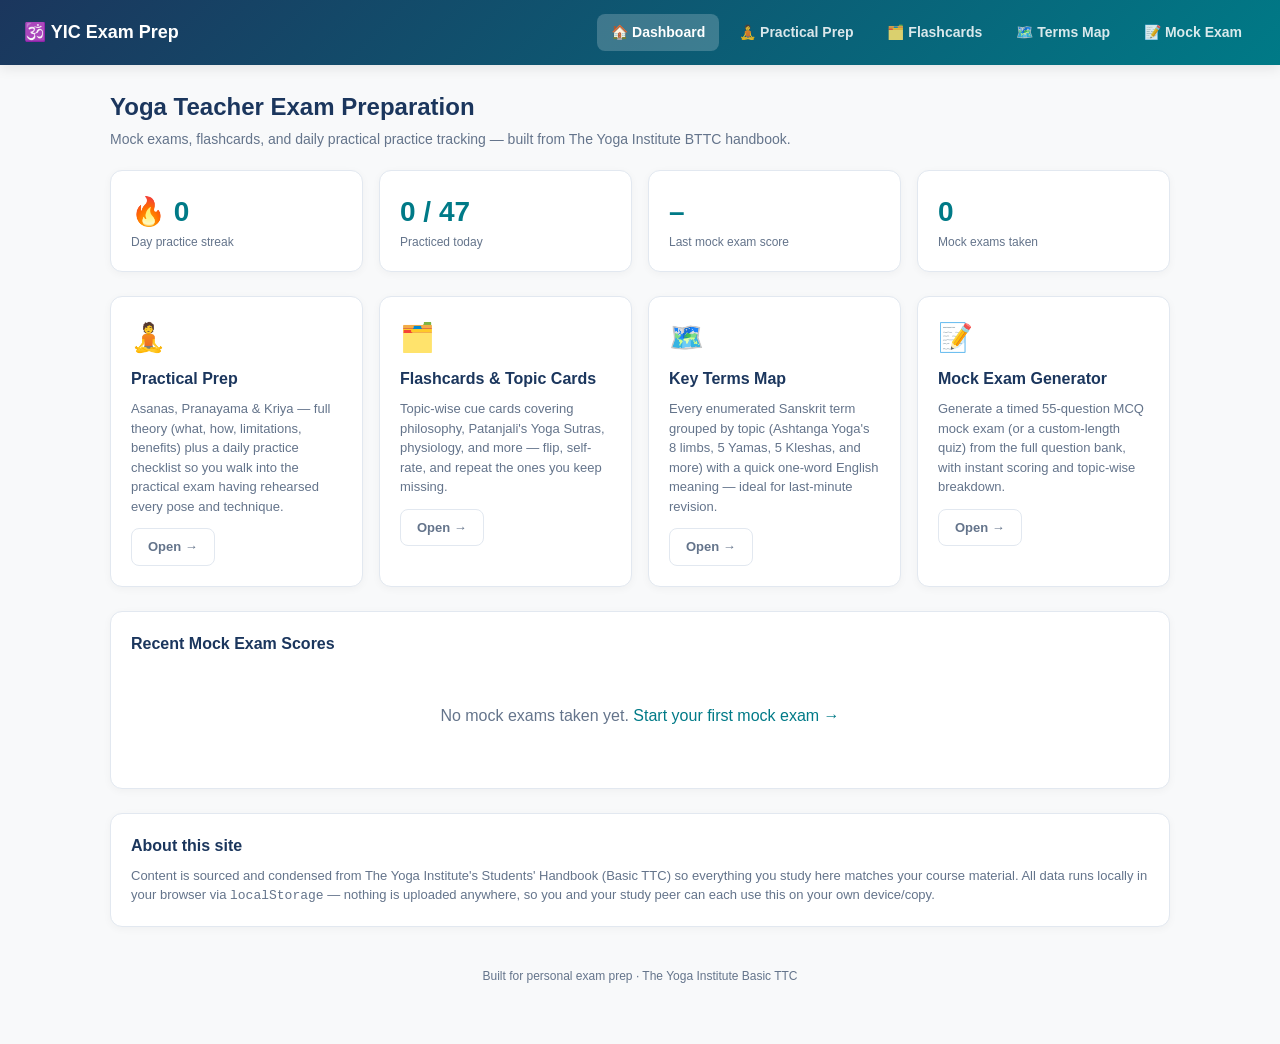
<file: index.html>
<!DOCTYPE html>
<html lang="en">
<head>
<meta charset="UTF-8">
<meta name="viewport" content="width=device-width, initial-scale=1.0">
<title>YIC Exam Prep — Dashboard</title>
<link rel="stylesheet" href="css/style.css">
</head>
<body>
<div id="topnav-container"></div>

<div class="page">
  <div class="page-header">
    <h1>Yoga Teacher Exam Preparation</h1>
    <p>Mock exams, flashcards, and daily practical practice tracking — built from The Yoga Institute BTTC handbook.</p>
  </div>

  <div class="grid" id="statsGrid"></div>

  <div class="grid">
    <a class="card dash-link-card" href="practical.html">
      <span class="icon">🧘</span>
      <h3>Practical Prep</h3>
      <p>Asanas, Pranayama & Kriya — full theory (what, how, limitations, benefits) plus a daily practice checklist so you walk into the practical exam having rehearsed every pose and technique.</p>
      <span class="btn ghost">Open →</span>
    </a>
    <a class="card dash-link-card" href="flashcards.html">
      <span class="icon">🗂️</span>
      <h3>Flashcards &amp; Topic Cards</h3>
      <p>Topic-wise cue cards covering philosophy, Patanjali's Yoga Sutras, physiology, and more — flip, self-rate, and repeat the ones you keep missing.</p>
      <span class="btn ghost">Open →</span>
    </a>
    <a class="card dash-link-card" href="terms-map.html">
      <span class="icon">🗺️</span>
      <h3>Key Terms Map</h3>
      <p>Every enumerated Sanskrit term grouped by topic (Ashtanga Yoga's 8 limbs, 5 Yamas, 5 Kleshas, and more) with a quick one-word English meaning — ideal for last-minute revision.</p>
      <span class="btn ghost">Open →</span>
    </a>
    <a class="card dash-link-card" href="mock-exam.html">
      <span class="icon">📝</span>
      <h3>Mock Exam Generator</h3>
      <p>Generate a timed 55-question MCQ mock exam (or a custom-length quiz) from the full question bank, with instant scoring and topic-wise breakdown.</p>
      <span class="btn ghost">Open →</span>
    </a>
  </div>

  <div class="card" id="recentExamsCard" style="margin-bottom:24px;">
    <h3>Recent Mock Exam Scores</h3>
    <div id="recentExamsBody"></div>
  </div>

  <div class="card">
    <h3>About this site</h3>
    <p style="margin-bottom:0;">Content is sourced and condensed from The Yoga Institute's Students' Handbook (Basic TTC) so everything you study here matches your course material. All data runs locally in your browser via <code>localStorage</code> — nothing is uploaded anywhere, so you and your study peer can each use this on your own device/copy.</p>
  </div>
</div>

<footer class="site-footer">Built for personal exam prep · The Yoga Institute Basic TTC</footer>

<script src="js/app.js?v=20261101"></script>
<script>
  renderNav("home");

  async function init() {
    const streak = computeStreak();
    const practicedToday = countPracticedToday();
    let examHistory = loadJSON(STORAGE_KEYS.EXAM_HISTORY, []);
    const lastScore = examHistory.length ? examHistory[examHistory.length - 1] : null;

    let totalPracticeItems = 0;
    try {
      const [asanas, pranayama, kriya] = await Promise.all([
        loadData("js/data/asanas.json").catch(() => ({ items: [] })),
        loadData("js/data/pranayama.json").catch(() => ({ items: [] })),
        loadData("js/data/kriya.json").catch(() => ({ items: [] })),
      ]);
      totalPracticeItems = (asanas.items || []).length + (pranayama.items || []).length + (kriya.items || []).length;
    } catch (e) {
      console.warn(e);
    }

    document.getElementById("statsGrid").innerHTML = `
      <div class="card">
        <div class="stat">🔥 ${streak}</div>
        <div class="stat-label">Day practice streak</div>
      </div>
      <div class="card">
        <div class="stat">${practicedToday} / ${totalPracticeItems || "–"}</div>
        <div class="stat-label">Practiced today</div>
      </div>
      <div class="card">
        <div class="stat">${lastScore ? lastScore.score + "/" + lastScore.total : "–"}</div>
        <div class="stat-label">Last mock exam score</div>
      </div>
      <div class="card">
        <div class="stat">${examHistory.length}</div>
        <div class="stat-label">Mock exams taken</div>
      </div>
    `;

    const body = document.getElementById("recentExamsBody");
    if (!examHistory.length) {
      body.innerHTML = `<div class="empty-state">No mock exams taken yet. <a href="mock-exam.html">Start your first mock exam →</a></div>`;
    } else {
      const rows = examHistory.slice(-5).reverse().map((e) => `
        <tr>
          <td>${formatDate(e.date.slice(0,10))}</td>
          <td>${e.score} / ${e.total} (${Math.round((e.score/e.total)*100)}%)</td>
          <td>${e.durationSec ? Math.round(e.durationSec/60) + " min" : "–"}</td>
        </tr>`).join("");
      body.innerHTML = `
        <table class="history-table">
          <thead><tr><th>Date</th><th>Score</th><th>Time</th></tr></thead>
          <tbody>${rows}</tbody>
        </table>
        <div style="margin-top:10px;"><a href="mock-exam.html#history">View full history →</a></div>
      `;
    }
  }
  init();
</script>
</body>
</html>
</file>
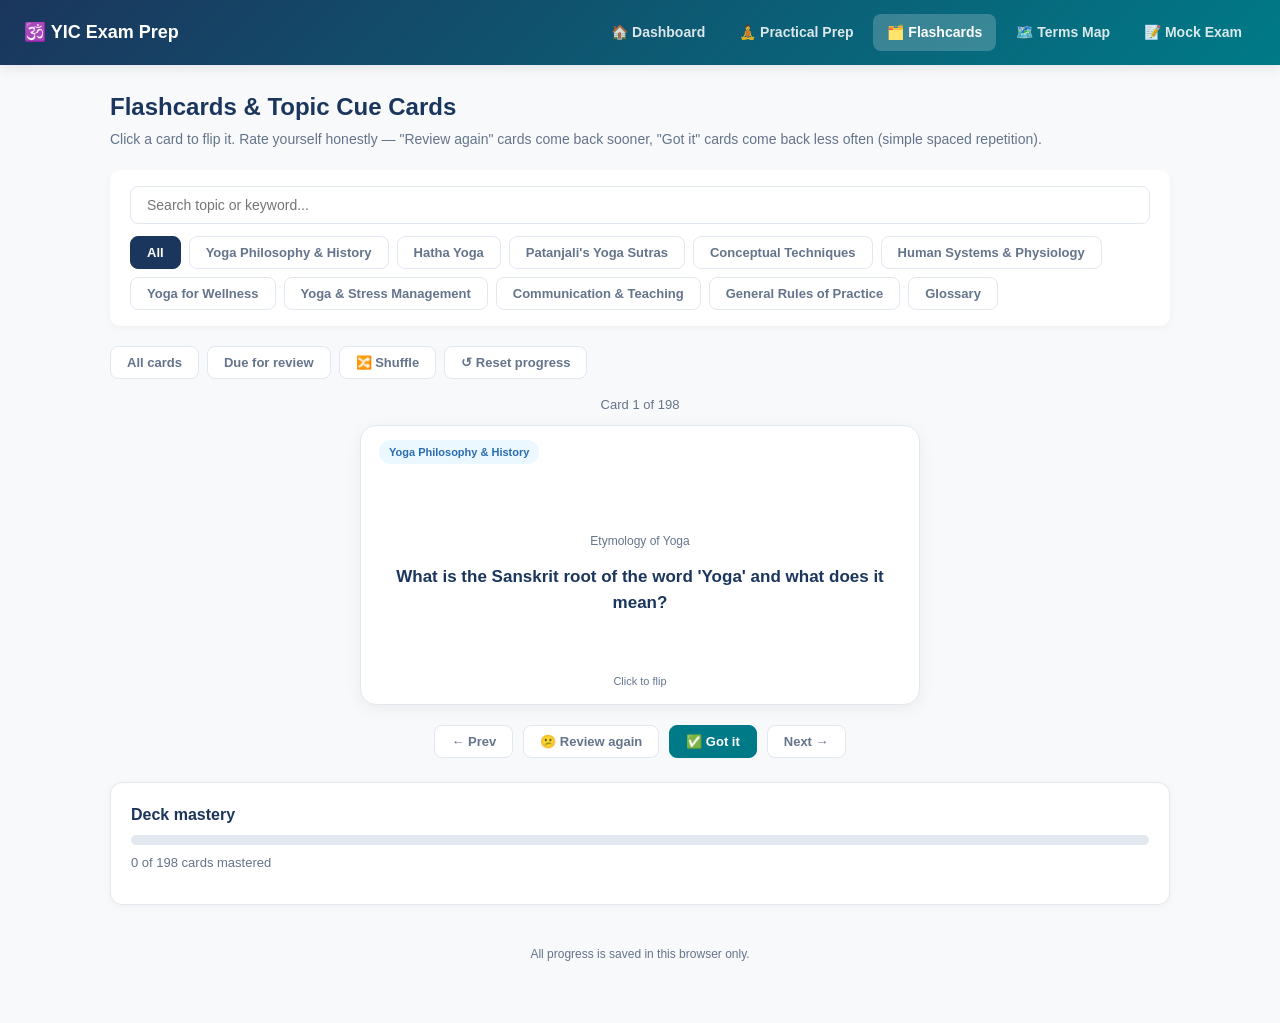
<file: flashcards.html>
<!DOCTYPE html>
<html lang="en">
<head>
<meta charset="UTF-8">
<meta name="viewport" content="width=device-width, initial-scale=1.0">
<title>Flashcards — Topic Prep Cards</title>
<link rel="stylesheet" href="css/style.css">
</head>
<body>
<div id="topnav-container"></div>

<div class="page">
  <div class="page-header">
    <h1>Flashcards &amp; Topic Cue Cards</h1>
    <p>Click a card to flip it. Rate yourself honestly — "Review again" cards come back sooner, "Got it" cards come back less often (simple spaced repetition).</p>
  </div>

  <div class="controls">
    <input type="text" class="search-box" id="searchBox" placeholder="Search topic or keyword...">
    <div class="filter-btns" id="categoryFilters"></div>
  </div>

  <div class="btn-row" style="margin-bottom:16px;">
    <button class="btn" id="modeAll">All cards</button>
    <button class="btn" id="modeDue">Due for review</button>
    <button class="btn" id="shuffleBtn">🔀 Shuffle</button>
    <button class="btn" id="resetProgressBtn">↺ Reset progress</button>
  </div>

  <div class="deck-counter" id="deckCounter"></div>

  <div class="flashcard-stage">
    <div class="flashcard" id="flashcard">
      <span class="cat-badge fc-category" id="fcCategory"></span>
      <div class="fc-topic" id="fcTopic"></div>
      <div class="fc-content" id="fcContent"></div>
      <div class="fc-hint">Click to flip</div>
    </div>
  </div>

  <div class="flashcard-nav">
    <button class="btn" id="prevBtn">← Prev</button>
    <button class="btn ghost" id="dontKnowBtn">😕 Review again</button>
    <button class="btn accent" id="knowBtn">✅ Got it</button>
    <button class="btn" id="nextBtn">Next →</button>
  </div>

  <div class="grid" style="margin-top:24px;">
    <div class="card">
      <h3>Deck mastery</h3>
      <div class="progress-bar-track"><div class="progress-bar-fill" id="masteryBar" style="width:0%"></div></div>
      <p id="masteryLabel" style="margin-top:8px;">0 of 0 cards mastered</p>
    </div>
  </div>
</div>

<footer class="site-footer">All progress is saved in this browser only.</footer>

<script src="js/app.js?v=20261101"></script>
<script src="js/flashcards.js?v=20261101"></script>
</body>
</html>
</file>
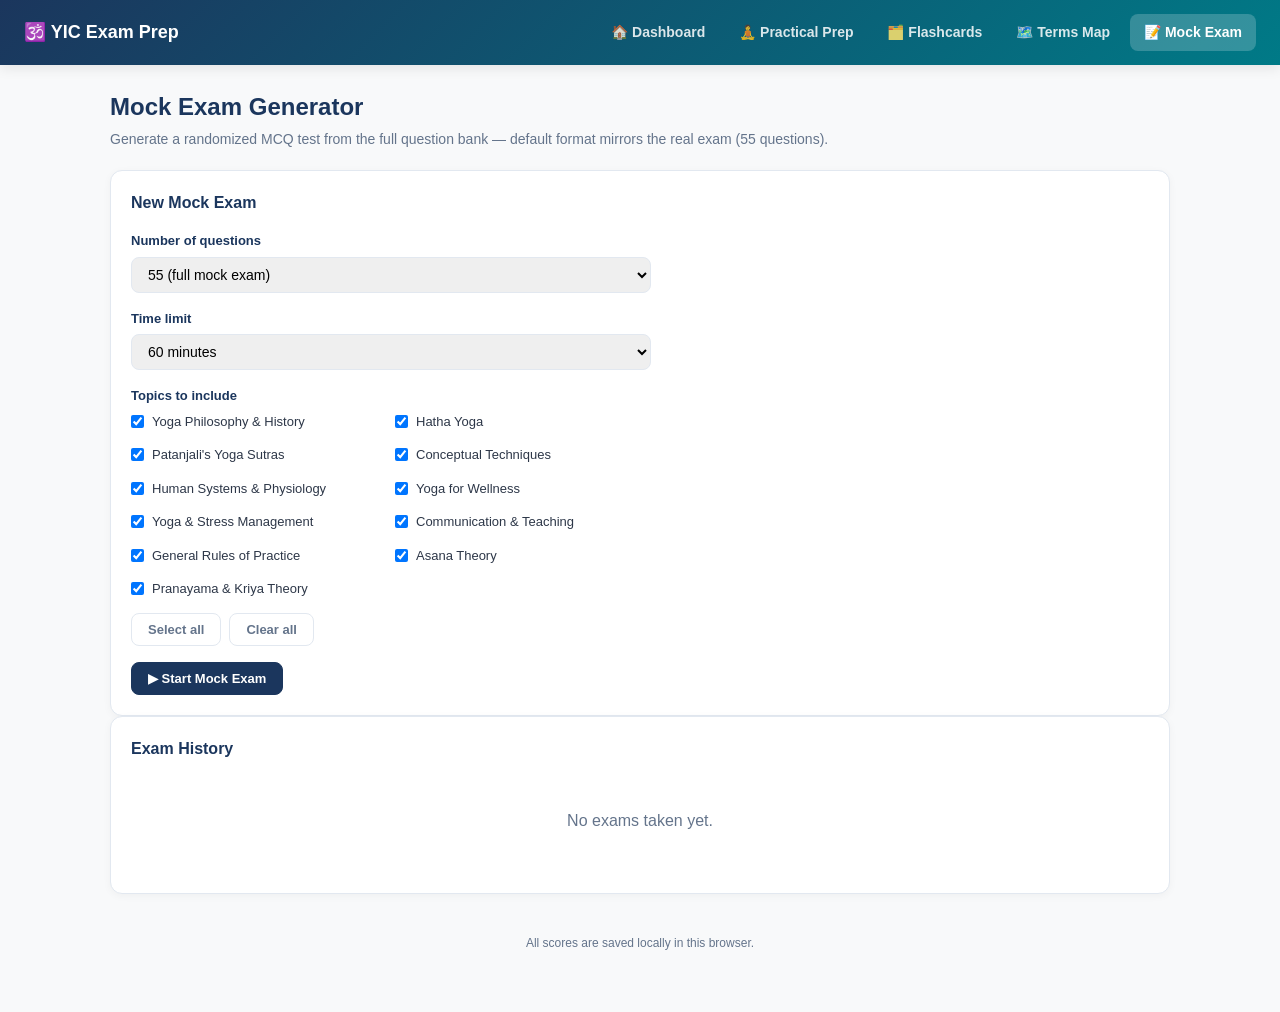
<file: mock-exam.html>
<!DOCTYPE html>
<html lang="en">
<head>
<meta charset="UTF-8">
<meta name="viewport" content="width=device-width, initial-scale=1.0">
<title>Mock Exam Generator</title>
<link rel="stylesheet" href="css/style.css">
</head>
<body>
<div id="topnav-container"></div>

<div class="page">
  <div class="page-header">
    <h1>Mock Exam Generator</h1>
    <p>Generate a randomized MCQ test from the full question bank — default format mirrors the real exam (55 questions).</p>
  </div>

  <!-- SETUP SCREEN -->
  <div id="setupScreen" class="card">
    <h3 style="margin-bottom:16px;">New Mock Exam</h3>
    <div class="exam-setup-form">
      <div>
        <label for="numQuestions">Number of questions</label>
        <select id="numQuestions">
          <option value="55" selected>55 (full mock exam)</option>
          <option value="25">25 (quick practice)</option>
          <option value="10">10 (rapid drill)</option>
          <option value="all">All available questions</option>
        </select>
      </div>
      <div>
        <label for="timeLimit">Time limit</label>
        <select id="timeLimit">
          <option value="60" selected>60 minutes</option>
          <option value="45">45 minutes</option>
          <option value="30">30 minutes</option>
          <option value="0">Untimed</option>
        </select>
      </div>
      <div>
        <label>Topics to include</label>
        <div class="topic-checklist" id="topicChecklist"></div>
        <div class="btn-row" style="margin-top:8px;">
          <button class="btn" id="selectAllTopics" type="button">Select all</button>
          <button class="btn" id="clearAllTopics" type="button">Clear all</button>
        </div>
      </div>
      <div class="btn-row">
        <button class="btn primary" id="startExamBtn">▶ Start Mock Exam</button>
      </div>
    </div>
  </div>

  <!-- EXAM SCREEN -->
  <div id="examScreen" style="display:none;">
    <div class="topnav" style="margin-bottom:16px; border-radius:10px;">
      <div class="brand" id="examProgressLabel">Question 1 of 55</div>
      <div class="exam-timer" id="examTimer">60:00</div>
      <div class="btn-row">
        <button class="btn" id="flagBtn">⚑ Flag</button>
        <button class="btn primary" id="submitExamBtn">Submit Exam</button>
      </div>
    </div>
    <div class="exam-nav-grid" id="examNavGrid"></div>
    <div id="questionCard"></div>
    <div class="btn-row">
      <button class="btn" id="prevQBtn">← Previous</button>
      <button class="btn" id="nextQBtn">Next →</button>
    </div>
  </div>

  <!-- RESULTS SCREEN -->
  <div id="resultsScreen" style="display:none;">
    <div class="card" style="margin-bottom:20px;">
      <div class="score-ring-wrap">
        <div>
          <div class="score-big" id="scoreBig">0/0</div>
          <div class="score-sub" id="scoreSub"></div>
        </div>
        <div class="btn-row">
          <button class="btn primary" id="reviewBtn">📋 Review Answers</button>
          <button class="btn ghost" id="retakeBtn">🔁 New Mock Exam</button>
        </div>
      </div>
      <h3 style="margin-bottom:10px;">Topic Breakdown</h3>
      <div id="topicBreakdown"></div>
    </div>
    <div id="reviewSection"></div>
  </div>

  <div class="card" id="historyCard">
    <h3>Exam History</h3>
    <div id="historyBody"></div>
  </div>
</div>

<footer class="site-footer">All scores are saved locally in this browser.</footer>

<script src="js/app.js?v=20261101"></script>
<script src="js/mock-exam.js?v=20261101"></script>
</body>
</html>
</file>
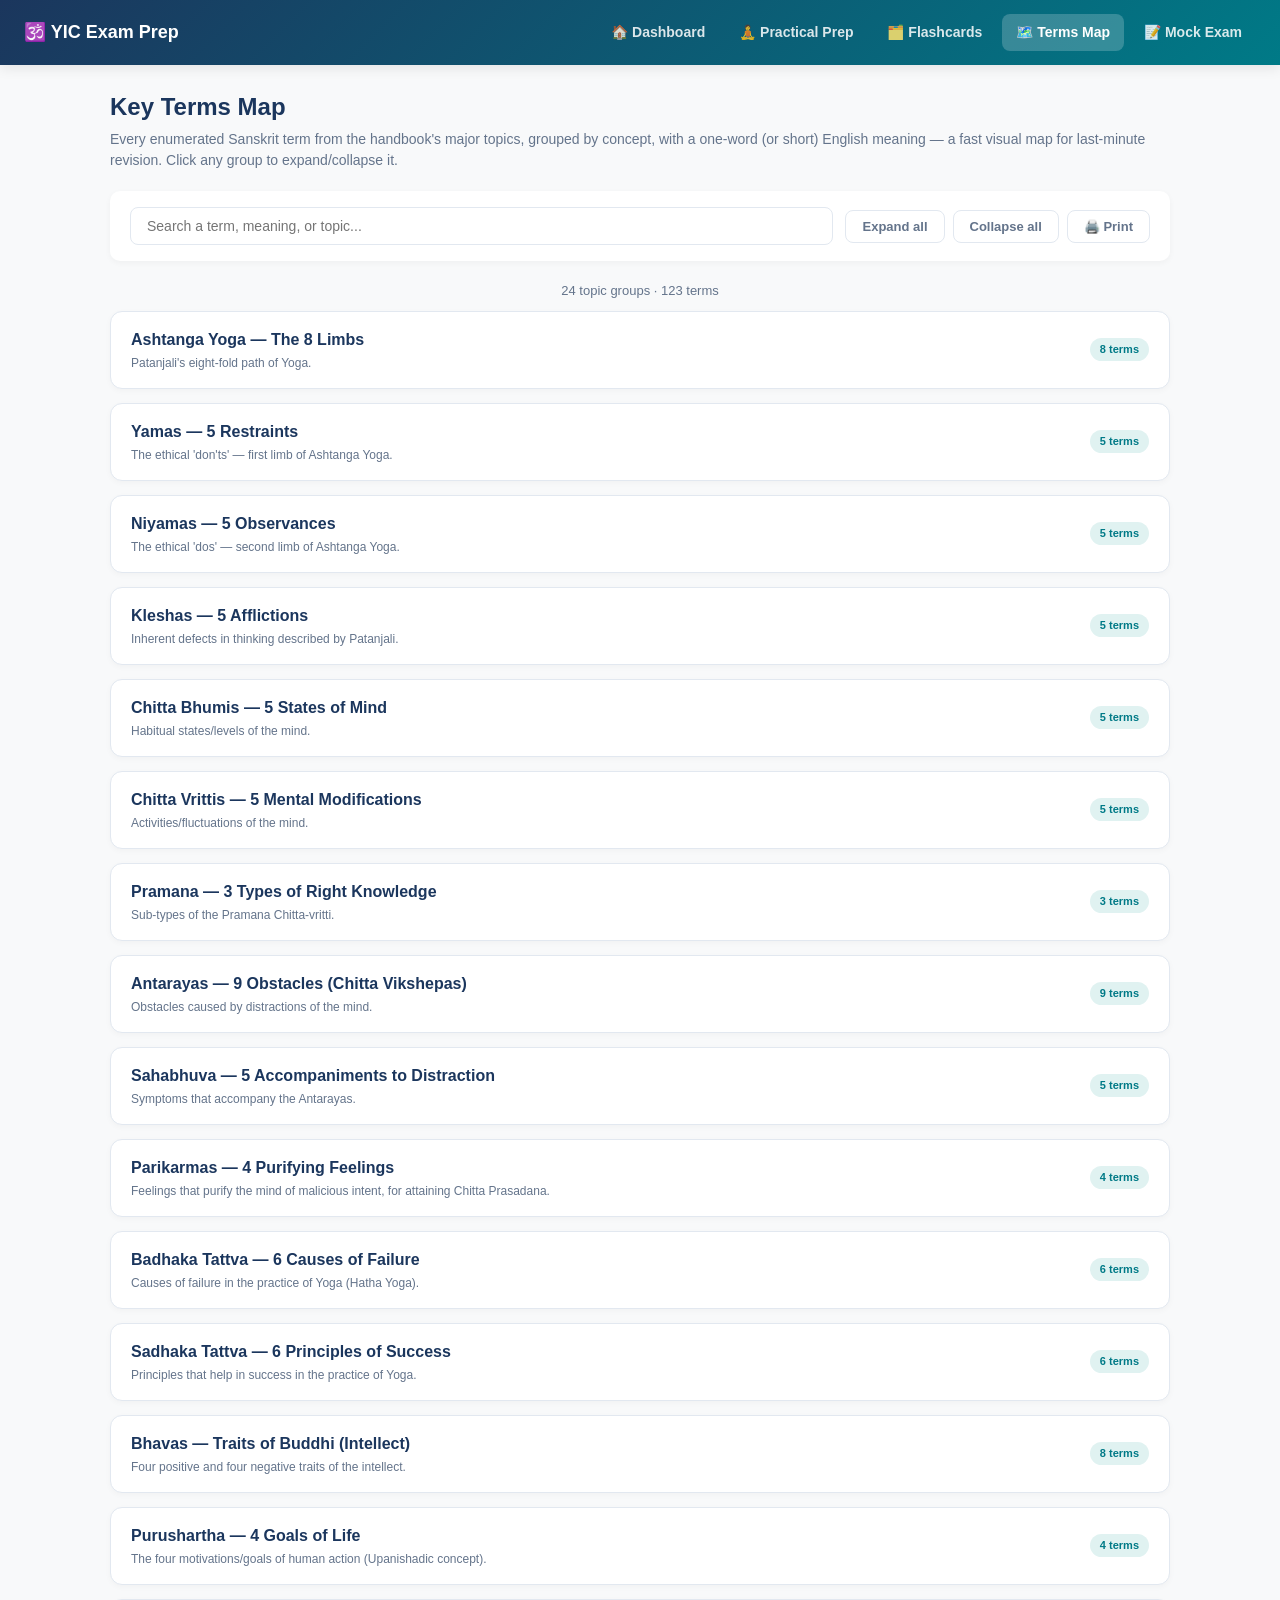
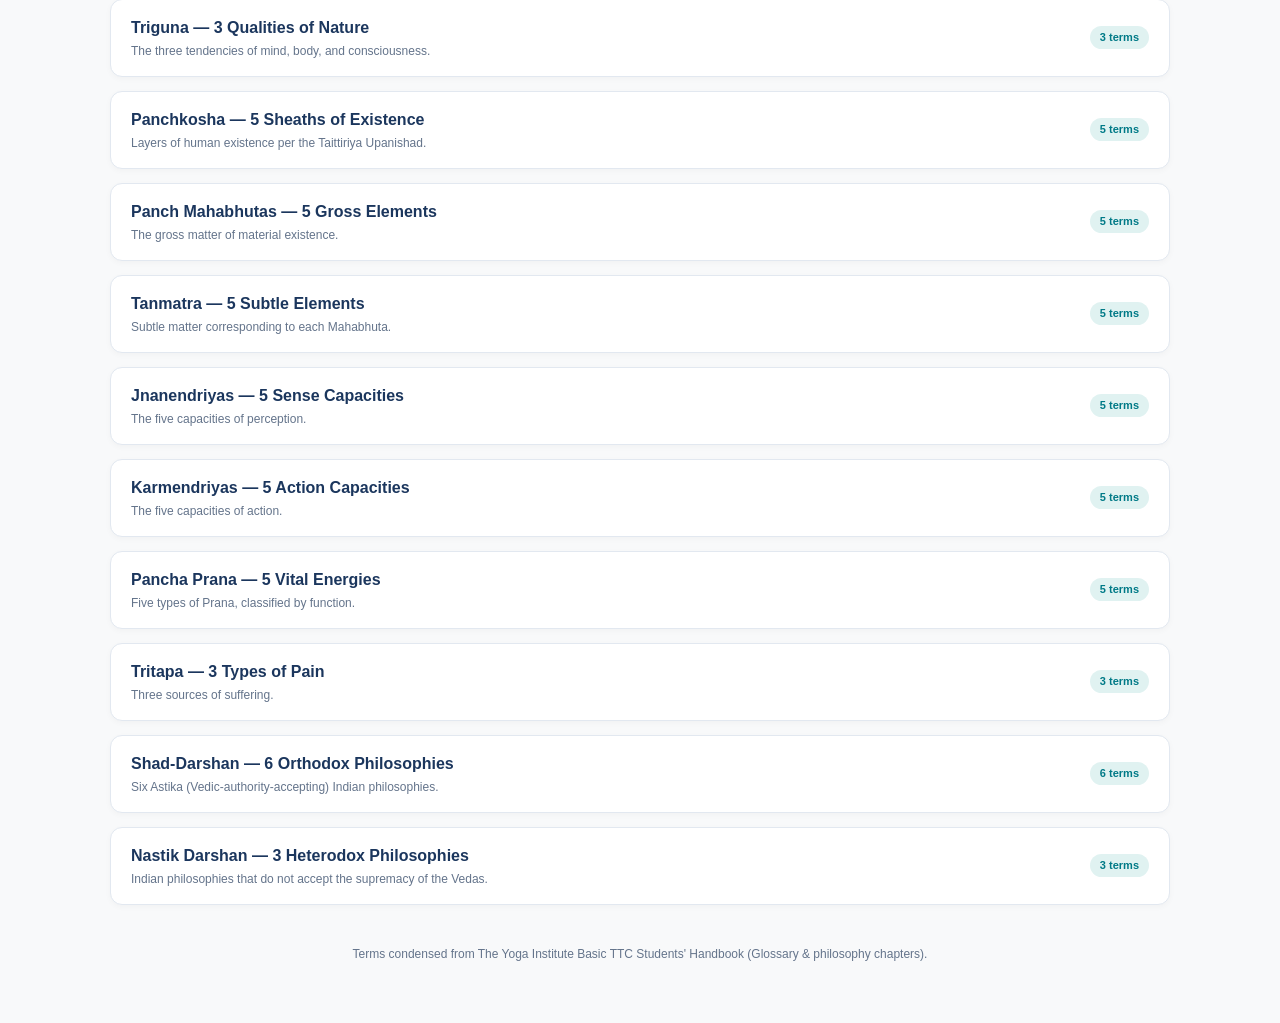
<file: terms-map.html>
<!DOCTYPE html>
<html lang="en">
<head>
<meta charset="UTF-8">
<meta name="viewport" content="width=device-width, initial-scale=1.0">
<title>Key Terms Map — Quick Reference</title>
<link rel="stylesheet" href="css/style.css">
</head>
<body>
<div id="topnav-container"></div>

<div class="page">
  <div class="page-header">
    <h1>Key Terms Map</h1>
    <p>Every enumerated Sanskrit term from the handbook's major topics, grouped by concept, with a one-word (or short) English meaning — a fast visual map for last-minute revision. Click any group to expand/collapse it.</p>
  </div>

  <div class="controls">
    <input type="text" class="search-box" id="searchBox" placeholder="Search a term, meaning, or topic...">
    <div class="btn-row">
      <button class="btn" id="expandAllBtn">Expand all</button>
      <button class="btn" id="collapseAllBtn">Collapse all</button>
      <button class="btn ghost" id="printBtn">🖨️ Print</button>
    </div>
  </div>

  <div class="deck-counter" id="groupCounter"></div>

  <div id="termGroups"></div>
</div>

<footer class="site-footer">Terms condensed from The Yoga Institute Basic TTC Students' Handbook (Glossary &amp; philosophy chapters).</footer>

<script src="js/app.js?v=20261101"></script>
<script src="js/terms-map.js?v=20261101"></script>
</body>
</html>
</file>
<file: css/style.css>
:root {
  --primary: #1B365D;
  --primary-light: #2A4D80;
  --accent: #007A87;
  --accent-light: #E0F2F1;
  --bg: #F8F9FA;
  --card-bg: #FFFFFF;
  --text: #2D3748;
  --text-muted: #64748B;
  --border: #E2E8F0;
  --good: #2F855A;
  --bad: #C53030;
  --warn: #B7791F;
}

* { box-sizing: border-box; margin: 0; padding: 0; }

body {
  font-family: -apple-system, BlinkMacSystemFont, "Segoe UI", Roboto, "Helvetica Neue", Arial, sans-serif;
  background-color: var(--bg);
  color: var(--text);
  line-height: 1.5;
  padding-bottom: 60px;
}

a { color: var(--accent); text-decoration: none; }
a:hover { text-decoration: underline; }

/* ---------- Top Nav ---------- */
.topnav {
  background: linear-gradient(135deg, var(--primary), var(--accent));
  color: #fff;
  padding: 14px 24px;
  display: flex;
  align-items: center;
  justify-content: space-between;
  flex-wrap: wrap;
  gap: 12px;
  box-shadow: 0 4px 12px rgba(0,0,0,0.08);
  margin-bottom: 24px;
}
.topnav .brand {
  font-weight: 700;
  font-size: 18px;
  display: flex;
  align-items: center;
  gap: 8px;
}
.topnav nav {
  display: flex;
  gap: 6px;
  flex-wrap: wrap;
}
.topnav nav a {
  color: #fff;
  opacity: 0.85;
  padding: 8px 14px;
  border-radius: 8px;
  font-size: 14px;
  font-weight: 600;
}
.topnav nav a:hover { opacity: 1; text-decoration: none; background: rgba(255,255,255,0.12); }
.topnav nav a.active { opacity: 1; background: rgba(255,255,255,0.2); }

.page {
  max-width: 1100px;
  margin: 0 auto;
  padding: 0 20px;
}

.page-header {
  margin-bottom: 20px;
}
.page-header h1 { font-size: 24px; color: var(--primary); margin-bottom: 4px; }
.page-header p { color: var(--text-muted); font-size: 14px; }

/* ---------- Cards / grid ---------- */
.grid {
  display: grid;
  grid-template-columns: repeat(auto-fit, minmax(240px, 1fr));
  gap: 16px;
  margin-bottom: 24px;
}
.card {
  background: var(--card-bg);
  border: 1px solid var(--border);
  border-radius: 12px;
  padding: 20px;
  box-shadow: 0 2px 8px rgba(0,0,0,0.04);
}
.card h3 { color: var(--primary); font-size: 16px; margin-bottom: 8px; }
.card p { color: var(--text-muted); font-size: 13px; margin-bottom: 12px; }
.card .stat { font-size: 28px; font-weight: 700; color: var(--accent); }
.card .stat-label { font-size: 12px; color: var(--text-muted); }

.dash-link-card {
  display: block;
  text-decoration: none;
  transition: transform 0.15s, box-shadow 0.15s;
}
.dash-link-card:hover {
  transform: translateY(-2px);
  box-shadow: 0 6px 16px rgba(0,0,0,0.08);
  text-decoration: none;
}
.dash-link-card .icon { font-size: 28px; margin-bottom: 8px; display: block; }

/* ---------- Buttons ---------- */
.btn {
  display: inline-flex;
  align-items: center;
  gap: 6px;
  padding: 8px 16px;
  border-radius: 8px;
  font-size: 13px;
  font-weight: 600;
  cursor: pointer;
  border: 1px solid var(--border);
  background: #fff;
  color: var(--text-muted);
  transition: all 0.15s;
}
.btn:hover { background: var(--primary); color: #fff; border-color: var(--primary); }
.btn.active, .btn.primary { background: var(--primary); color: #fff; border-color: var(--primary); }
.btn.accent { background: var(--accent); color: #fff; border-color: var(--accent); }
.btn.accent:hover { background: #005f6a; }
.btn.ghost:hover { background: var(--accent-light); color: var(--accent); border-color: var(--accent); }
.btn:disabled { opacity: 0.4; cursor: not-allowed; }
.btn:disabled:hover { background: #fff; color: var(--text-muted); border-color: var(--border); }

.btn-row { display: flex; flex-wrap: wrap; gap: 8px; align-items: center; }

/* ---------- Controls bar ---------- */
.controls {
  display: flex;
  flex-wrap: wrap;
  gap: 12px;
  align-items: center;
  justify-content: space-between;
  margin-bottom: 20px;
  background: white;
  padding: 16px 20px;
  border-radius: 10px;
  box-shadow: 0 2px 6px rgba(0,0,0,0.04);
}
.search-box {
  flex: 1;
  min-width: 220px;
  padding: 10px 16px;
  border: 1px solid var(--border);
  border-radius: 8px;
  font-size: 14px;
  outline: none;
}
.search-box:focus { border-color: var(--accent); }
.filter-btns { display: flex; flex-wrap: wrap; gap: 8px; }

/* ---------- Tabs ---------- */
.tabs {
  display: flex;
  gap: 4px;
  margin-bottom: 20px;
  border-bottom: 2px solid var(--border);
}
.tab-btn {
  padding: 10px 20px;
  font-size: 14px;
  font-weight: 600;
  color: var(--text-muted);
  cursor: pointer;
  border-bottom: 3px solid transparent;
  background: none;
  border-top: none; border-left: none; border-right: none;
}
.tab-btn.active { color: var(--primary); border-bottom-color: var(--accent); }
.tab-panel { display: none; }
.tab-panel.active { display: block; }

/* ---------- Practice item cards ---------- */
.practice-card {
  background: var(--card-bg);
  border: 1px solid var(--border);
  border-radius: 12px;
  margin-bottom: 14px;
  overflow: hidden;
  box-shadow: 0 2px 6px rgba(0,0,0,0.03);
}
.practice-card-head {
  display: flex;
  align-items: center;
  justify-content: space-between;
  gap: 12px;
  padding: 14px 18px;
  cursor: pointer;
  flex-wrap: wrap;
}
.practice-card-head:hover { background: #F7FAFC; }
.practice-title { display: flex; align-items: center; gap: 10px; flex-wrap: wrap; }
.practice-title .name { font-weight: 700; color: var(--primary); font-size: 15px; }
.practice-title .eng { color: var(--text-muted); font-size: 13px; font-style: italic; }
.cat-badge {
  display: inline-block;
  padding: 4px 10px;
  border-radius: 12px;
  background: #EBF8FF;
  color: #2B6CB0;
  font-weight: 600;
  font-size: 11px;
  white-space: nowrap;
}
.practice-card-body {
  display: none;
  padding: 0 18px 18px 18px;
  border-top: 1px solid var(--border);
}
.practice-card-body.open { display: block; padding-top: 14px; }
.practice-card-body h4 { font-size: 12px; text-transform: uppercase; letter-spacing: 0.04em; color: var(--text-muted); margin: 12px 0 6px; }
.practice-card-body h4:first-child { margin-top: 0; }
.practice-card-body ol, .practice-card-body ul { padding-left: 20px; font-size: 13px; }
.practice-card-body li { margin-bottom: 3px; }
.pose-cue { background: var(--accent-light); border-radius: 8px; padding: 10px 14px; font-size: 13px; margin-bottom: 10px; }
.limitation-text { color: var(--bad); }
.benefit-text { color: var(--good); }
.breath-pill {
  display: inline-block;
  padding: 4px 10px;
  border-radius: 12px;
  font-size: 12px;
  background: #FFF5E0;
  color: var(--warn);
}

.practiced-check {
  display: flex;
  align-items: center;
  gap: 6px;
  font-size: 12px;
  font-weight: 600;
  color: var(--text-muted);
  user-select: none;
}
.practiced-check input { width: 16px; height: 16px; accent-color: var(--accent); cursor: pointer; }

/* ---------- Progress ---------- */
.progress-bar-track {
  width: 100%;
  height: 10px;
  background: var(--border);
  border-radius: 6px;
  overflow: hidden;
  margin: 6px 0;
}
.progress-bar-fill {
  height: 100%;
  background: linear-gradient(90deg, var(--accent), var(--primary));
  border-radius: 6px;
  transition: width 0.3s;
}

/* ---------- Flashcards ---------- */
.flashcard-stage {
  max-width: 560px;
  margin: 0 auto 20px;
}
.flashcard {
  background: var(--card-bg);
  border: 1px solid var(--border);
  border-radius: 16px;
  min-height: 280px;
  padding: 32px;
  display: flex;
  flex-direction: column;
  justify-content: center;
  align-items: center;
  text-align: center;
  cursor: pointer;
  box-shadow: 0 4px 16px rgba(0,0,0,0.06);
  position: relative;
}
.flashcard .fc-category { position: absolute; top: 14px; left: 18px; }
.flashcard .fc-topic { font-size: 12px; color: var(--text-muted); margin-bottom: 14px; margin-top: 18px; }
.flashcard .fc-content { font-size: 17px; font-weight: 600; color: var(--primary); }
.flashcard.flipped .fc-content { font-size: 15px; font-weight: 400; color: var(--text); white-space: pre-line; text-align: left; }
.flashcard .fc-hint { position: absolute; bottom: 14px; font-size: 11px; color: var(--text-muted); }

.flashcard-nav {
  display: flex;
  justify-content: center;
  gap: 10px;
  margin-top: 16px;
  flex-wrap: wrap;
}

.deck-counter { text-align: center; color: var(--text-muted); font-size: 13px; margin-bottom: 10px; }

/* ---------- Mock exam ---------- */
.exam-setup-form { display: flex; flex-direction: column; gap: 16px; max-width: 520px; }
.exam-setup-form label { font-weight: 600; font-size: 13px; color: var(--primary); display: block; margin-bottom: 6px; }
.exam-setup-form select, .exam-setup-form input[type=number] {
  padding: 8px 12px; border-radius: 8px; border: 1px solid var(--border); font-size: 14px; width: 100%;
}
.topic-checklist { display: grid; grid-template-columns: repeat(auto-fit, minmax(180px,1fr)); gap: 8px; }
.topic-checklist label { display: flex; align-items: center; gap: 8px; font-weight: 500; color: var(--text); }

.exam-question-card {
  background: var(--card-bg);
  border: 1px solid var(--border);
  border-radius: 12px;
  padding: 24px;
  margin-bottom: 18px;
}
.exam-question-card .q-meta { font-size: 11px; color: var(--text-muted); margin-bottom: 10px; text-transform: uppercase; letter-spacing: 0.03em; }
.exam-question-card .q-text { font-size: 16px; font-weight: 600; margin-bottom: 16px; color: var(--text); }
.option-row {
  display: flex;
  align-items: flex-start;
  gap: 10px;
  padding: 10px 14px;
  border: 1px solid var(--border);
  border-radius: 8px;
  margin-bottom: 8px;
  cursor: pointer;
  font-size: 14px;
}
.option-row:hover { background: #F7FAFC; }
.option-row.selected { border-color: var(--accent); background: var(--accent-light); }
.option-row.correct { border-color: var(--good); background: #F0FFF4; }
.option-row.incorrect { border-color: var(--bad); background: #FFF5F5; }
.option-row input { margin-top: 2px; }

.exam-timer {
  font-variant-numeric: tabular-nums;
  font-weight: 700;
  font-size: 15px;
  padding: 6px 14px;
  border-radius: 8px;
  background: rgba(255,255,255,0.15);
}
.exam-timer.low { background: #C53030; color: #fff; }

.exam-nav-grid {
  display: grid;
  grid-template-columns: repeat(auto-fill, minmax(36px, 1fr));
  gap: 6px;
  margin-bottom: 20px;
}
.exam-nav-dot {
  width: 36px; height: 36px;
  border-radius: 8px;
  border: 1px solid var(--border);
  background: #fff;
  font-size: 12px;
  font-weight: 700;
  cursor: pointer;
  color: var(--text-muted);
}
.exam-nav-dot.current { border-color: var(--primary); box-shadow: 0 0 0 2px var(--primary); }
.exam-nav-dot.answered { background: var(--accent-light); color: var(--accent); border-color: var(--accent); }
.exam-nav-dot.flagged::after { content: "⚑"; color: var(--warn); margin-left: 2px; }

.score-ring-wrap { display: flex; align-items: center; gap: 24px; flex-wrap: wrap; margin-bottom: 20px; }
.score-big { font-size: 48px; font-weight: 800; color: var(--primary); }
.score-sub { color: var(--text-muted); font-size: 14px; }

.topic-breakdown-row { display: flex; align-items: center; gap: 12px; margin-bottom: 10px; }
.topic-breakdown-row .label { width: 220px; font-size: 13px; font-weight: 600; flex-shrink: 0; }
.topic-breakdown-row .progress-bar-track { flex: 1; }
.topic-breakdown-row .pct { width: 48px; text-align: right; font-size: 13px; color: var(--text-muted); }

.explain-box {
  margin-top: 12px;
  padding: 12px 14px;
  background: #F7FAFC;
  border-radius: 8px;
  font-size: 13px;
  color: var(--text-muted);
  border-left: 3px solid var(--accent);
}

.history-table { width: 100%; border-collapse: collapse; font-size: 13px; }
.history-table th, .history-table td { padding: 10px; border-bottom: 1px solid var(--border); text-align: left; }

.empty-state { text-align: center; padding: 40px 20px; color: var(--text-muted); }

footer.site-footer { text-align: center; color: var(--text-muted); font-size: 12px; margin-top: 40px; }

/* ---------- Key Terms Map ---------- */
.term-group-card {
  background: var(--card-bg);
  border: 1px solid var(--border);
  border-radius: 12px;
  margin-bottom: 14px;
  overflow: hidden;
  box-shadow: 0 2px 6px rgba(0,0,0,0.03);
}
.term-group-head {
  display: flex;
  align-items: center;
  justify-content: space-between;
  gap: 12px;
  padding: 16px 20px;
  cursor: pointer;
  flex-wrap: wrap;
}
.term-group-head:hover { background: #F7FAFC; }
.term-group-head h3 { color: var(--primary); font-size: 16px; margin-bottom: 2px; }
.term-group-head p { color: var(--text-muted); font-size: 12px; margin: 0; }
.term-group-count {
  font-size: 11px;
  font-weight: 700;
  color: var(--accent);
  background: var(--accent-light);
  padding: 3px 10px;
  border-radius: 12px;
  white-space: nowrap;
}
.term-group-body {
  display: none;
  padding: 4px 20px 18px;
  border-top: 1px solid var(--border);
}
.term-group-body.open { display: block; padding-top: 14px; }
.term-grid {
  display: grid;
  grid-template-columns: repeat(auto-fill, minmax(180px, 1fr));
  gap: 10px;
}
.term-chip {
  background: #F7FAFC;
  border: 1px solid var(--border);
  border-radius: 10px;
  padding: 10px 14px;
}
.term-chip .term-name { font-weight: 700; color: var(--primary); font-size: 13px; }
.term-chip .term-meaning { color: var(--accent); font-size: 12px; font-weight: 600; }
.term-chip mark { background: #FFF3B0; color: inherit; padding: 0 1px; border-radius: 2px; }

@media print {
  .topnav, .controls, .btn-row, .practiced-check, .exam-nav-grid { display: none !important; }
  .practice-card-body, .term-group-body { display: block !important; }
}
</file>
